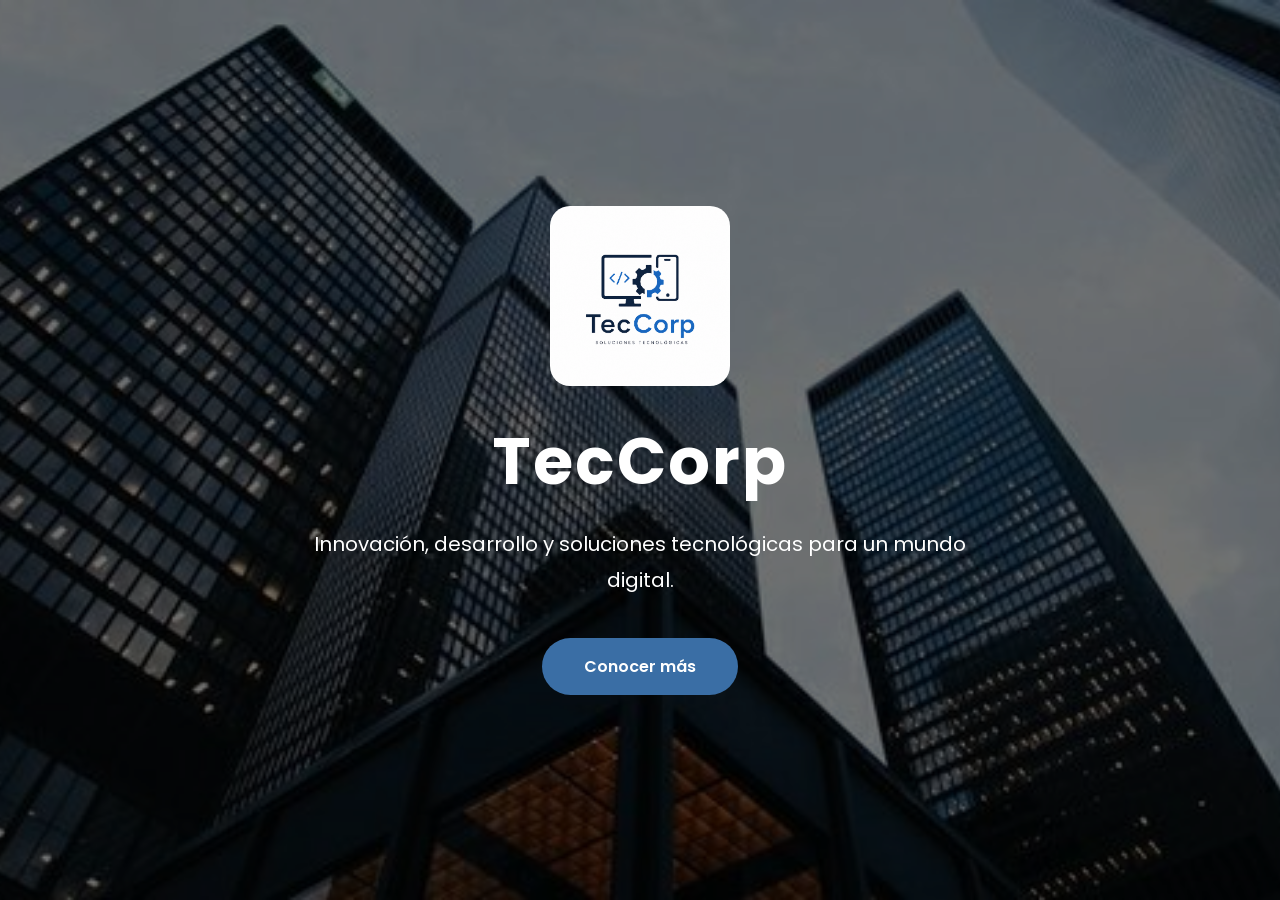
<file: index.html>
<!DOCTYPE html>
<html lang="es">

<head>

<meta charset="UTF-8">
<meta name="viewport" content="width=device-width, initial-scale=1.0">
<title>TecCorp</title>
<link rel="stylesheet" href="style1.css">
<link rel="preconnect" href="https://fonts.googleapis.com">
<link rel="preconnect" href="https://fonts.gstatic.com" crossorigin>
<link href="https://fonts.googleapis.com/css2?family=Poppins:wght@300;400;600;700&display=swap" rel="stylesheet">
<link rel="icon" type="image/png" href="img/logo.png">

</head>

<body>


<section class="hero">

<div class="overlay"></div>

<div class="contenido">
<img src="logo.png" class="logo-grande">
<h1>TecCorp</h1>
<p>Innovación, desarrollo y soluciones tecnológicas para un mundo digital.</p>
<a href="nosotros.html" class="boton">Conocer más</a>

</div>

</section>

</body>
</html>
</file>
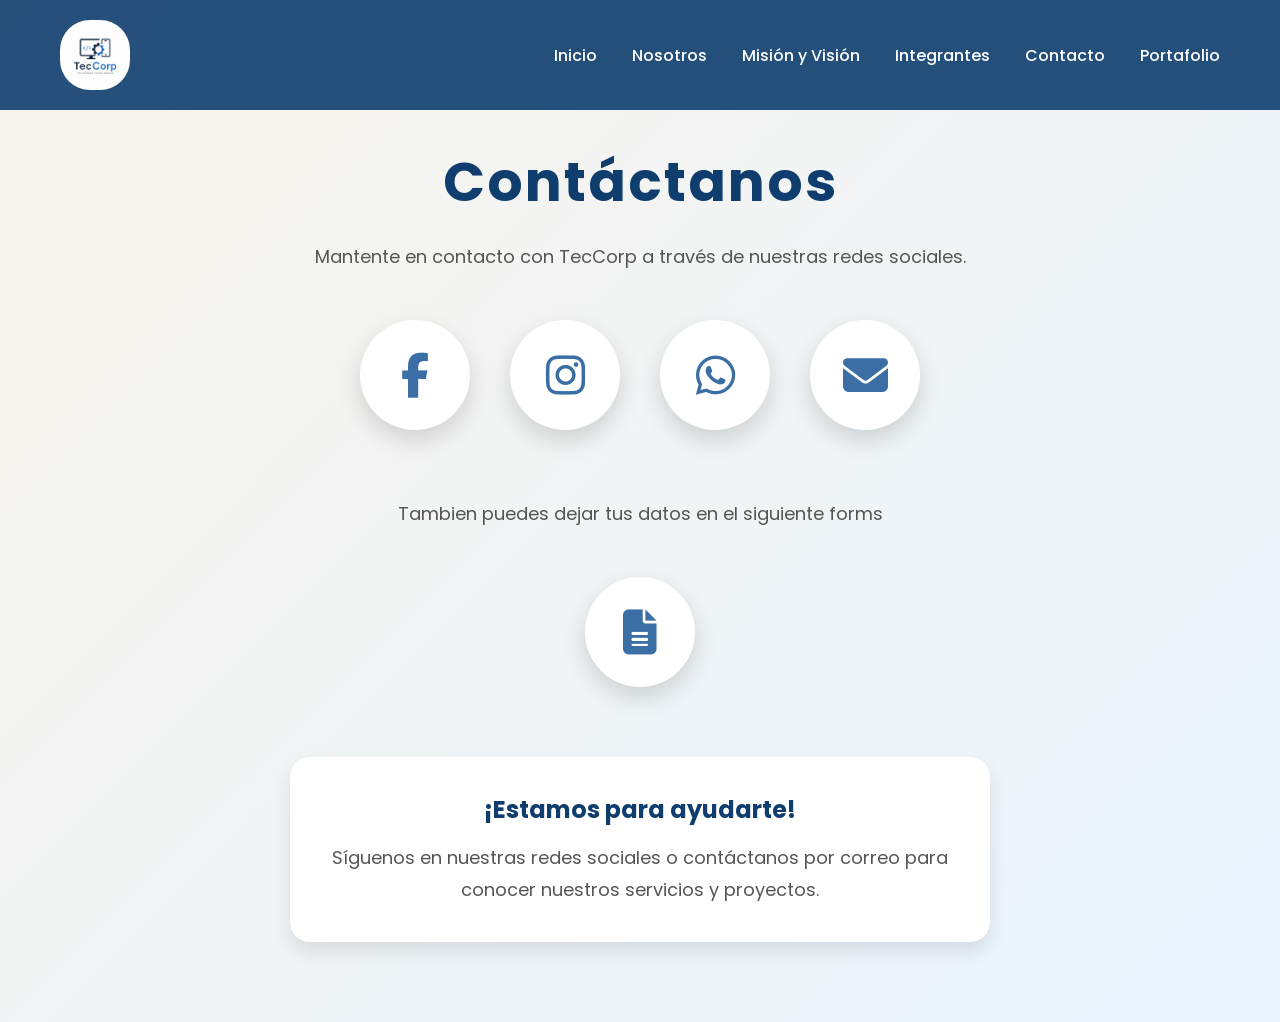
<file: contacto.html>
<!DOCTYPE html>
<html lang="es">

<head>

<meta charset="UTF-8">
<meta name="viewport" content="width=device-width, initial-scale=1.0">
<title>Contacto | TecCorp</title>
<link rel="stylesheet" href="style1.css">
<link rel="preconnect" href="https://fonts.googleapis.com">
<link rel="preconnect" href="https://fonts.gstatic.com" crossorigin>
<link href="https://fonts.googleapis.com/css2?family=Poppins:wght@300;400;600;700&display=swap" rel="stylesheet">
<link rel="stylesheet"
href="https://cdnjs.cloudflare.com/ajax/libs/font-awesome/6.6.0/css/all.min.css">

</head>

<body>
<header>

<nav>
<img src="logo.png" class="logo">

<ul>
<li><a href="index.html">Inicio</a></li>
<li><a href="nosotros.html">Nosotros</a></li>
<li><a href="mision.html">Misión y Visión</a></li>
<li><a href="integrantes.html">Integrantes</a></li>
<li><a href="contacto.html">Contacto</a></li>
<li><a href="portafolio.html">Portafolio</a></li>
</ul>

</nav>
</header>

<section class="contacto-tec">

<h1>Contáctanos</h1>
<p>Mantente en contacto con TecCorp a través de nuestras redes sociales.</p>
<div class="redes-tec">
<a href="https://www.facebook.com/profile.php?id=61592325255198&mibextid=ZbWKwL" target="_blank" class="circulo facebook"><i class="fab fa-facebook-f"></i></a>
<a href="https://www.instagram.com/tecorp2026?igsh=djgwOWx6c2Rrd3Bq" target="_blank" class="circulo instagram"><i class="fab fa-instagram"></i></a>
<a href="https://wa.me/qr/6DPXMBYLZWCMK1" target="_blank" class="circulo whatsapp"><i class="fab fa-whatsapp"></i></a>
<a href="mailto:teccorp.nvzqgmail.com" class="circulo correo"><i class="fas fa-envelope"></i></a>
</div>

<p>Tambien puedes dejar tus datos en el siguiente forms</p>
<div class="redes-tec">
<a href="https://forms.gle/UfutjAktffkUG2pbA" class="circulo forms"><i class="fas fa-file-lines"></i></a>
</div>

<div class="mensaje">
<h2>¡Estamos para ayudarte!</h2>
<p>Síguenos en nuestras redes sociales o contáctanos por correo para conocer nuestros servicios y proyectos.</p>
</div>
</section>

</body>
</html>
</file>
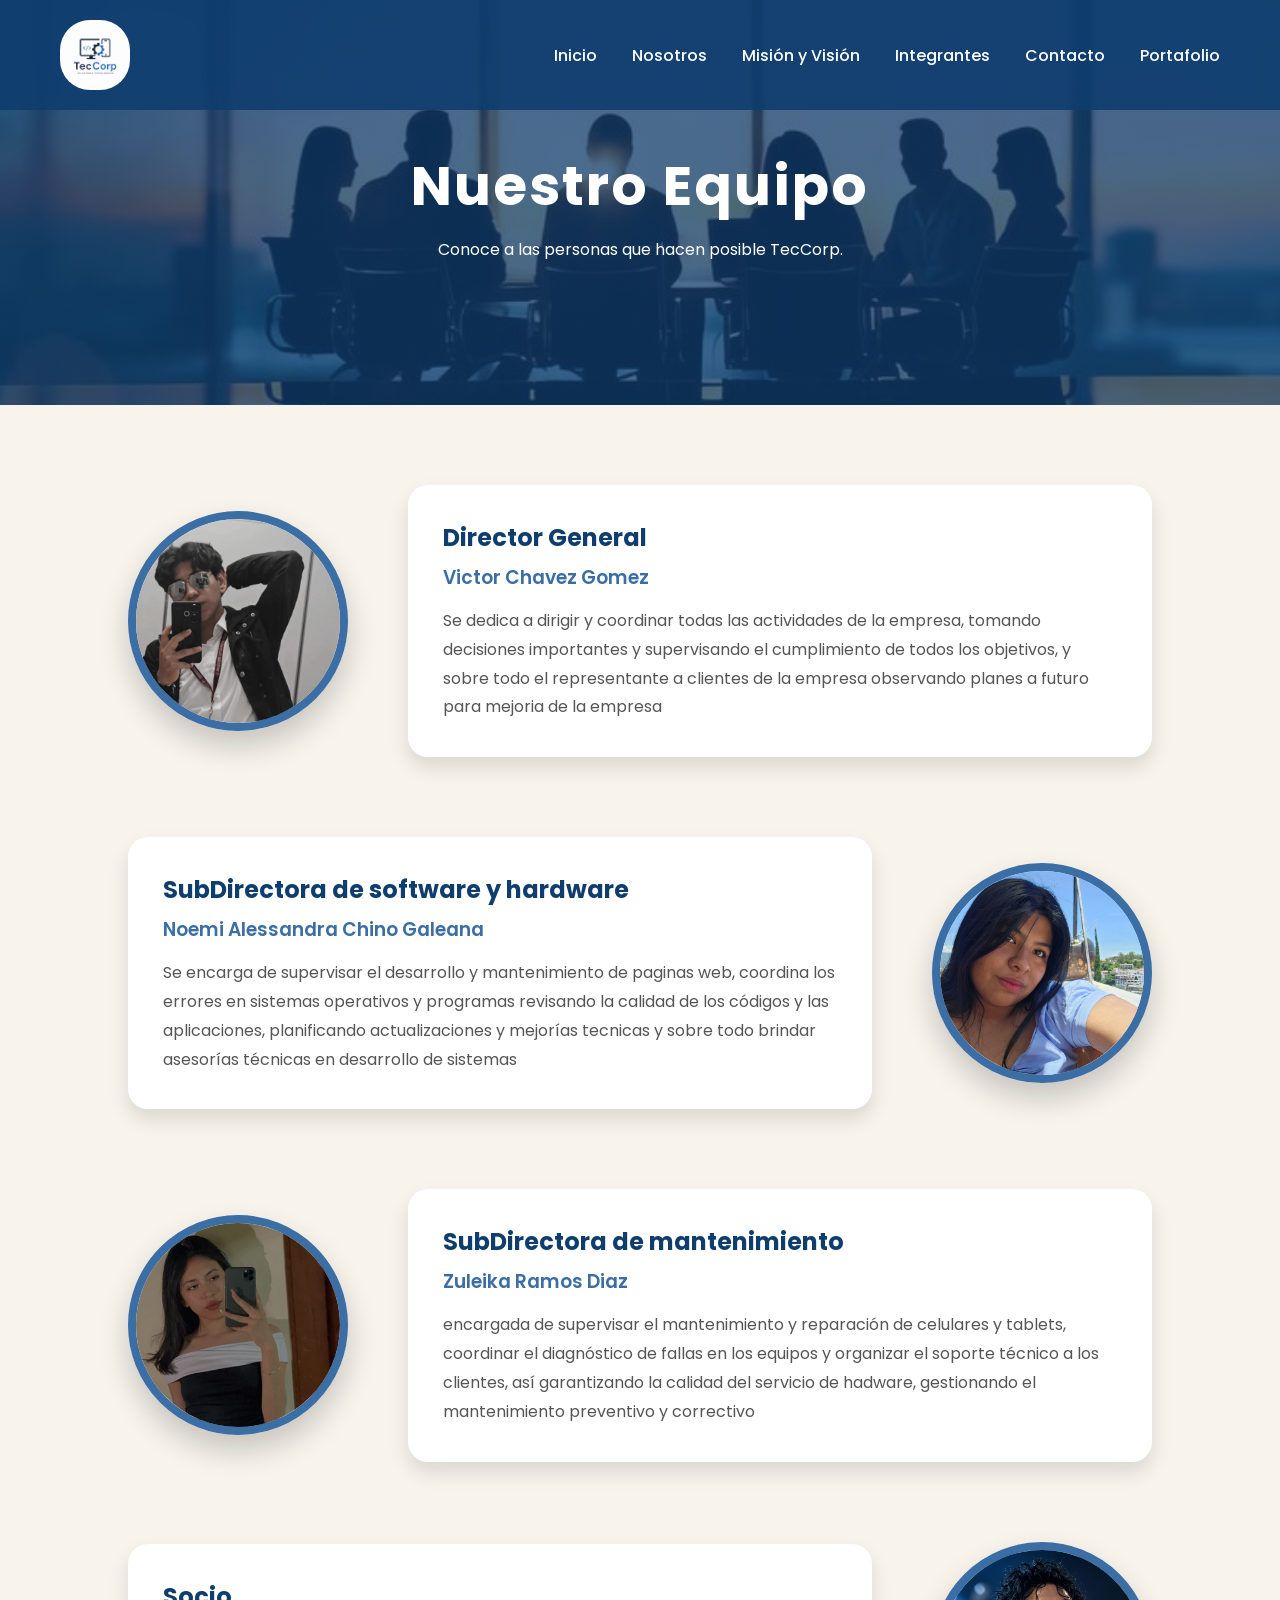
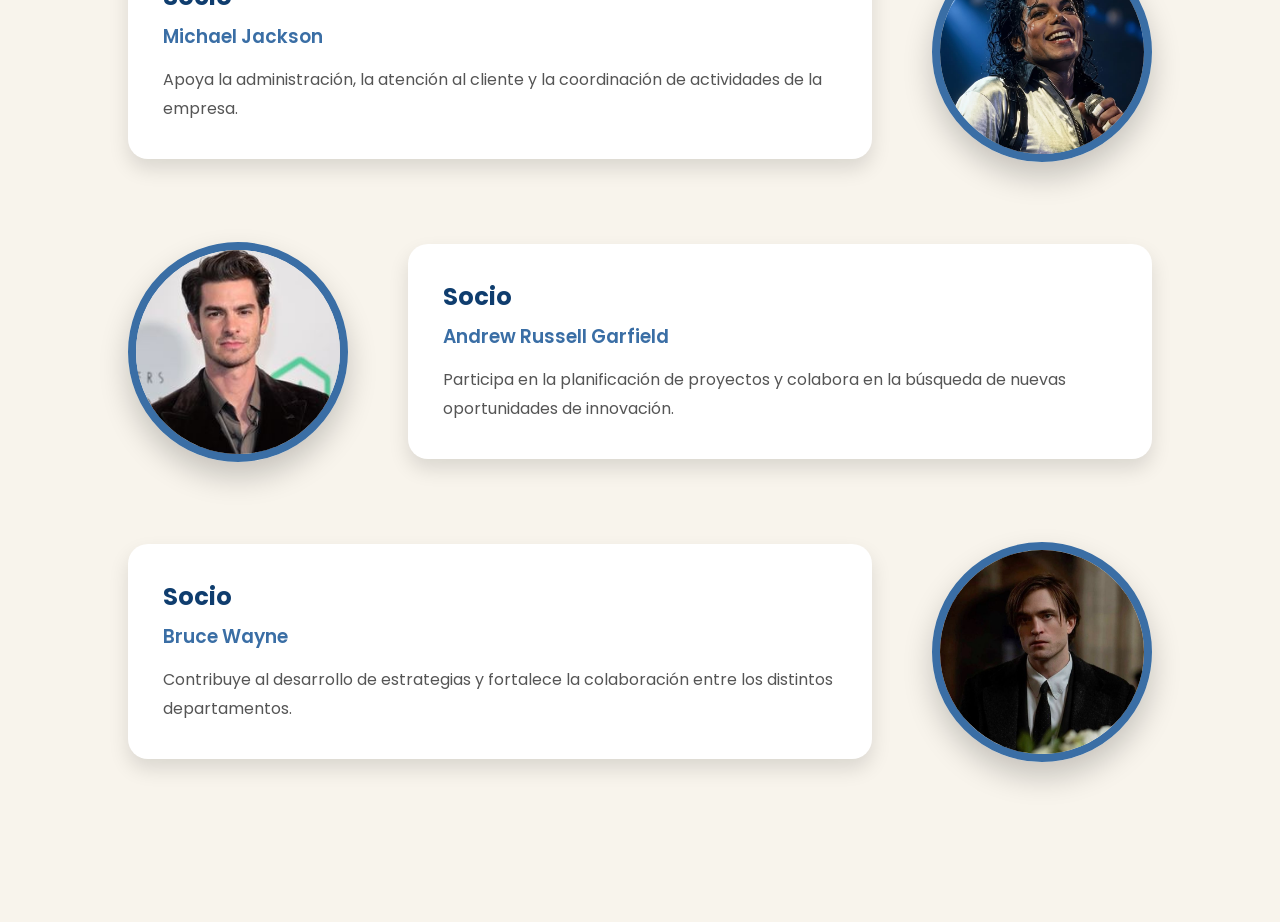
<file: integrantes.html>
<!DOCTYPE html>
<html lang="es">

<head>

<meta charset="UTF-8">
<meta name="viewport" content="width=device-width, initial-scale=1.0">
<title>Integrantes | TecCorp</title>
<link rel="stylesheet" href="style1.css">
<link href="https://fonts.googleapis.com/css2?family=Poppins:wght@300;400;600;700&display=swap" rel="stylesheet">

</head>

<body>
<header>

<nav>
<img src="logo.png" class="logo">

<ul>
<li><a href="index.html">Inicio</a></li>
<li><a href="nosotros.html">Nosotros</a></li>
<li><a href="mision.html">Misión y Visión</a></li>
<li><a href="integrantes.html">Integrantes</a></li>
<li><a href="contacto.html">Contacto</a></li>
<li><a href="portafolio.html">Portafolio</a></li>
</ul>

</nav>
</header>

<section class="banner-integrantes">
<div>
<h1>Nuestro Equipo</h1>
<p>Conoce a las personas que hacen posible TecCorp.</p>
</div>
</section>

<section class="equipo">

<div class="miembro">
<img src="victor.jpeg">
<div class="texto">
<h2>Director General</h2>
<h3>Victor Chavez Gomez</h3>
<p>
Se dedica a dirigir y coordinar todas las actividades de la empresa, tomando decisiones importantes y supervisando el cumplimiento de todos los objetivos, 
y sobre todo el representante a clientes de la empresa observando planes a futuro para mejoria de la empresa </p>
</div>
</div>

<div class="miembro reverse">
<img src="noemi.jpeg">
<div class="texto">
<h2>SubDirectora de software y hardware</h2>
<h3>Noemi Alessandra Chino Galeana </h3>
<p>
Se encarga de supervisar el desarrollo y mantenimiento de paginas web, coordina los errores en sistemas operativos y
programas  revisando la calidad de los códigos y las aplicaciones, planificando actualizaciones y mejorías tecnicas y sobre todo brindar asesorías técnicas en desarrollo de sistemas
</p>
</div>
</div>

<div class="miembro">
<img src="zule.jpeg">
<div class="texto">
<h2>SubDirectora de mantenimiento</h2>
<h3>Zuleika Ramos Diaz</h3>
<p>
encargada de supervisar el mantenimiento y reparación de celulares y tablets, coordinar el diagnóstico de fallas en los equipos y organizar el soporte técnico a los clientes, 
así garantizando la calidad del servicio de hadware, gestionando el mantenimiento preventivo y correctivo 
</p>
</div>
</div>

<div class="miembro reverse">
<img src="mj.jpg">
<div class="texto">
<h2>Socio</h2>
<h3>Michael Jackson</h3>
<p>Apoya la administración, la atención al cliente y la coordinación de actividades de la empresa.</p>
</div>
</div>

<div class="miembro">
<img src="andrew.jpg">
<div class="texto">
<h2>Socio</h2>
<h3>Andrew Russell Garfield</h3>
<p>Participa en la planificación de proyectos y colabora en la búsqueda de nuevas oportunidades de innovación.</p>
</div>
</div>

<div class="miembro reverse">
<img src="bruce.jpg">
<div class="texto">
<h2>Socio</h2>
<h3>Bruce Wayne</h3>
<p>Contribuye al desarrollo de estrategias y fortalece la colaboración entre los distintos departamentos.</p>
</div>
</div>

</section>

</body>
</html>
</file>
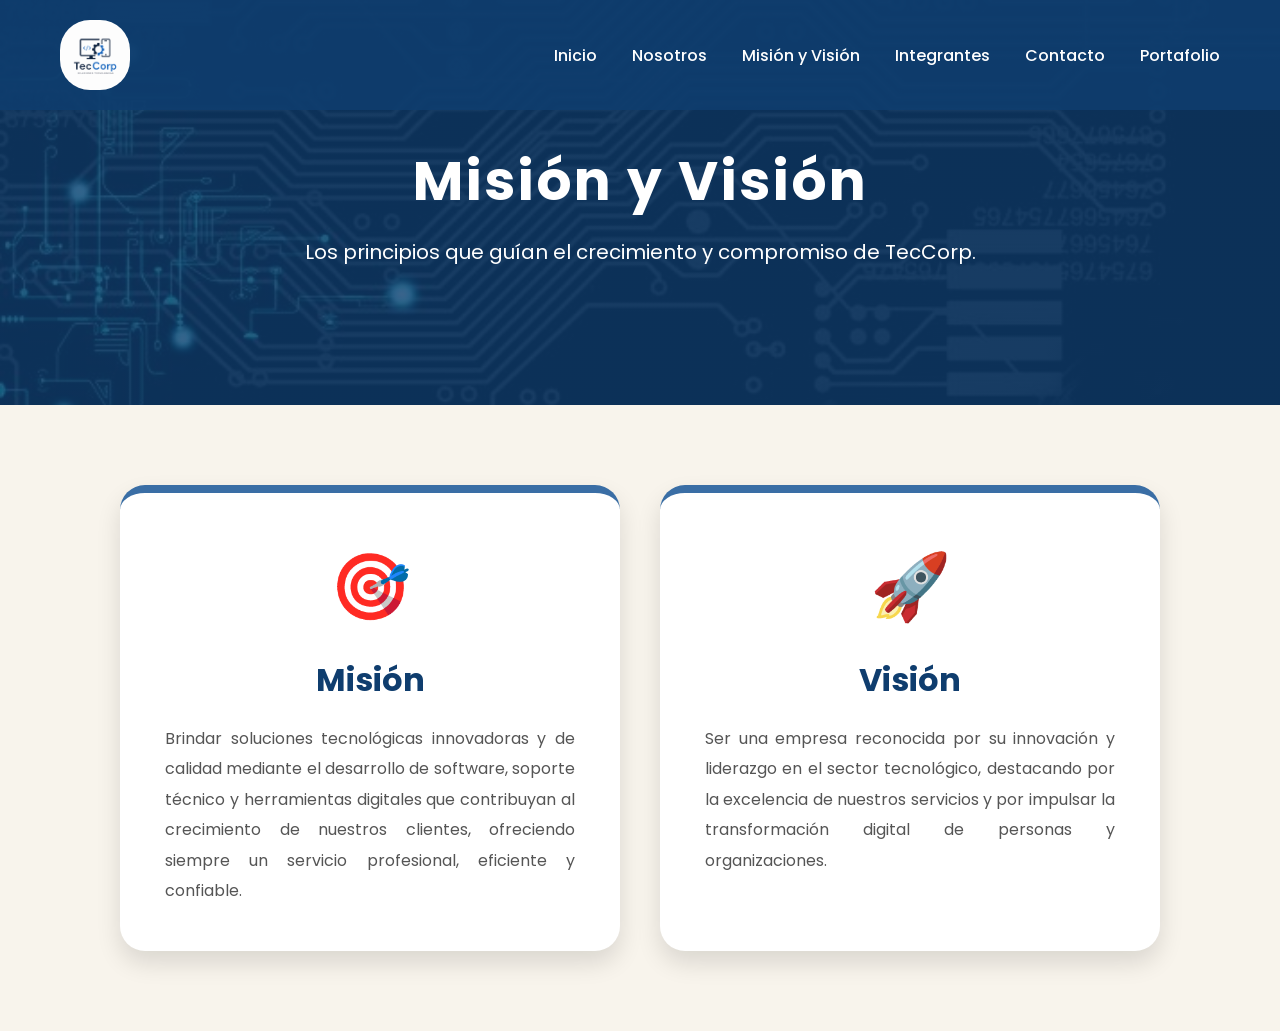
<file: mision.html>
<!DOCTYPE html>
<html lang="es">

<head>

<meta charset="UTF-8">
<meta name="viewport" content="width=device-width, initial-scale=1.0">
<title>Misión y Visión | TecCorp</title>
<link rel="stylesheet" href="style1.css">
<link rel="preconnect" href="https://fonts.googleapis.com">
<link rel="preconnect" href="https://fonts.gstatic.com" crossorigin>
<link href="https://fonts.googleapis.com/css2?family=Poppins:wght@300;400;600;700&display=swap" rel="stylesheet">
<link rel="icon" type="image/png" href="img/logo.png">

</head>

<body>

<header>
<nav>

<img src="logo.png" class="logo">

<ul>
<li><a href="index.html">Inicio</a></li>
<li><a href="nosotros.html">Nosotros</a></li>
<li><a href="mision.html">Misión y Visión</a></li>
<li><a href="integrantes.html">Integrantes</a></li>
<li><a href="contacto.html">Contacto</a></li>
<li><a href="portafolio.html">Portafolio</a></li>
</ul>

</nav>
</header>

<section class="banner-mv">
<div class="banner-texto">
<h1>Misión y Visión</h1>
<p>Los principios que guían el crecimiento y compromiso de TecCorp.</p>
</div>
</section>

<section class="mision-vision">

<div class="mv-card">
<div class="mv-icono">🎯</div>
<h2>Misión</h2>
<p>Brindar soluciones tecnológicas innovadoras y de calidad mediante el desarrollo de software, soporte técnico y herramientas digitales que contribuyan al crecimiento de nuestros clientes, ofreciendo siempre un servicio profesional, eficiente y confiable.</p>
</div>

<div class="mv-card">
<div class="mv-icono">🚀</div>
<h2>Visión</h2>
<p>Ser una empresa reconocida por su innovación y liderazgo en el sector tecnológico, destacando por la excelencia de nuestros servicios y por impulsar la transformación digital de personas y organizaciones.</p>
</div>

</section>

</body>
</html>
</file>
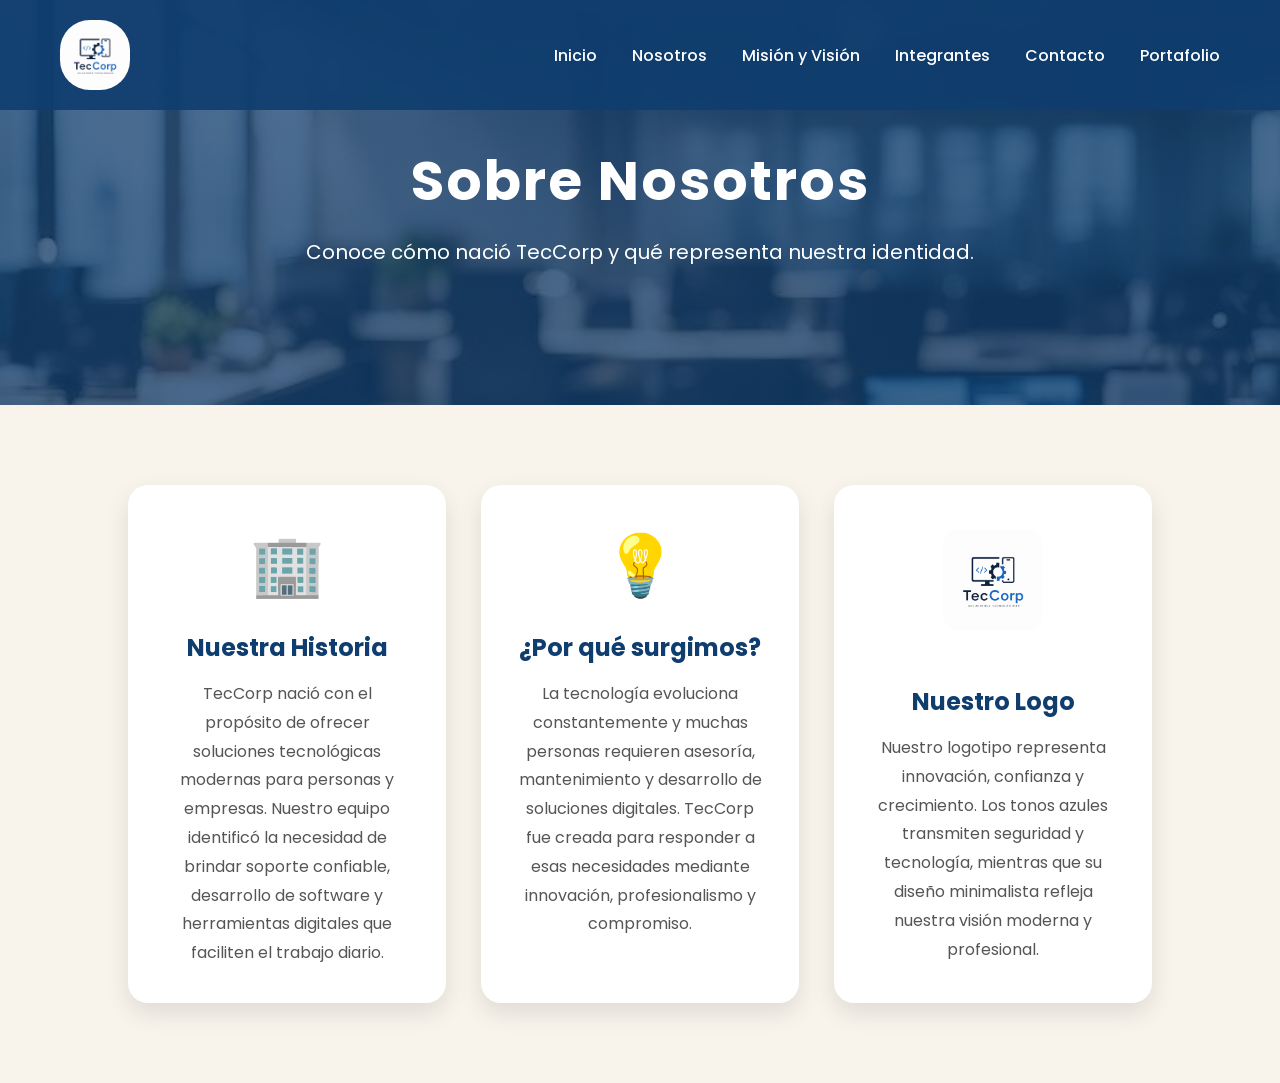
<file: nosotros.html>
<!DOCTYPE html>
<html lang="es">

<head>

<meta charset="UTF-8">
<meta name="viewport" content="width=device-width, initial-scale=1.0">
<title>Nosotros | TecCorp</title>
<link rel="stylesheet" href="style1.css">
<link rel="preconnect" href="https://fonts.googleapis.com">
<link rel="preconnect" href="https://fonts.gstatic.com" crossorigin>
<link href="https://fonts.googleapis.com/css2?family=Poppins:wght@300;400;600;700&display=swap" rel="stylesheet">
<link rel="icon" type="image/png" href="img/logo.png">

</head>

<body>

<header>
<nav>

<img src="logo.png" class="logo">

<ul>
<li><a href="index.html">Inicio</a></li>
<li><a href="nosotros.html">Nosotros</a></li>
<li><a href="mision.html">Misión y Visión</a></li>
<li><a href="integrantes.html">Integrantes</a></li>
<li><a href="contacto.html">Contacto</a></li>
<li><a href="portafolio.html">Portafolio</a></li>
</ul>

</nav>
</header>


<section class="banner-nosotros">

<div class="banner-texto">
<h1>Sobre Nosotros</h1>
<p>Conoce cómo nació TecCorp y qué representa nuestra identidad.</p>
</div>

</section>


<section class="nosotros">

<div class="card">
<div class="icono">🏢</div>
<h2>Nuestra Historia</h2>
<p>TecCorp nació con el propósito de ofrecer soluciones tecnológicas modernas para personas y empresas. Nuestro equipo identificó la necesidad de brindar soporte confiable, desarrollo de software y herramientas digitales que faciliten el trabajo diario.</p>
</div>

<div class="card">

<div class="icono">💡</div>
<h2>¿Por qué surgimos?</h2>
<p>La tecnología evoluciona constantemente y muchas personas requieren asesoría, mantenimiento y desarrollo de soluciones digitales. TecCorp fue creada para responder a esas necesidades mediante innovación, profesionalismo y compromiso.</p>
</div>

<div class="card">

<div class="icono">
<img src="logo.png" class="mini-logo">

</div>
<h2>Nuestro Logo</h2>
<p>Nuestro logotipo representa innovación, confianza y crecimiento. Los tonos azules transmiten seguridad y tecnología, mientras que su diseño minimalista refleja nuestra visión moderna y profesional.</p>
</div>

</section>

</body>
</html>
</file>
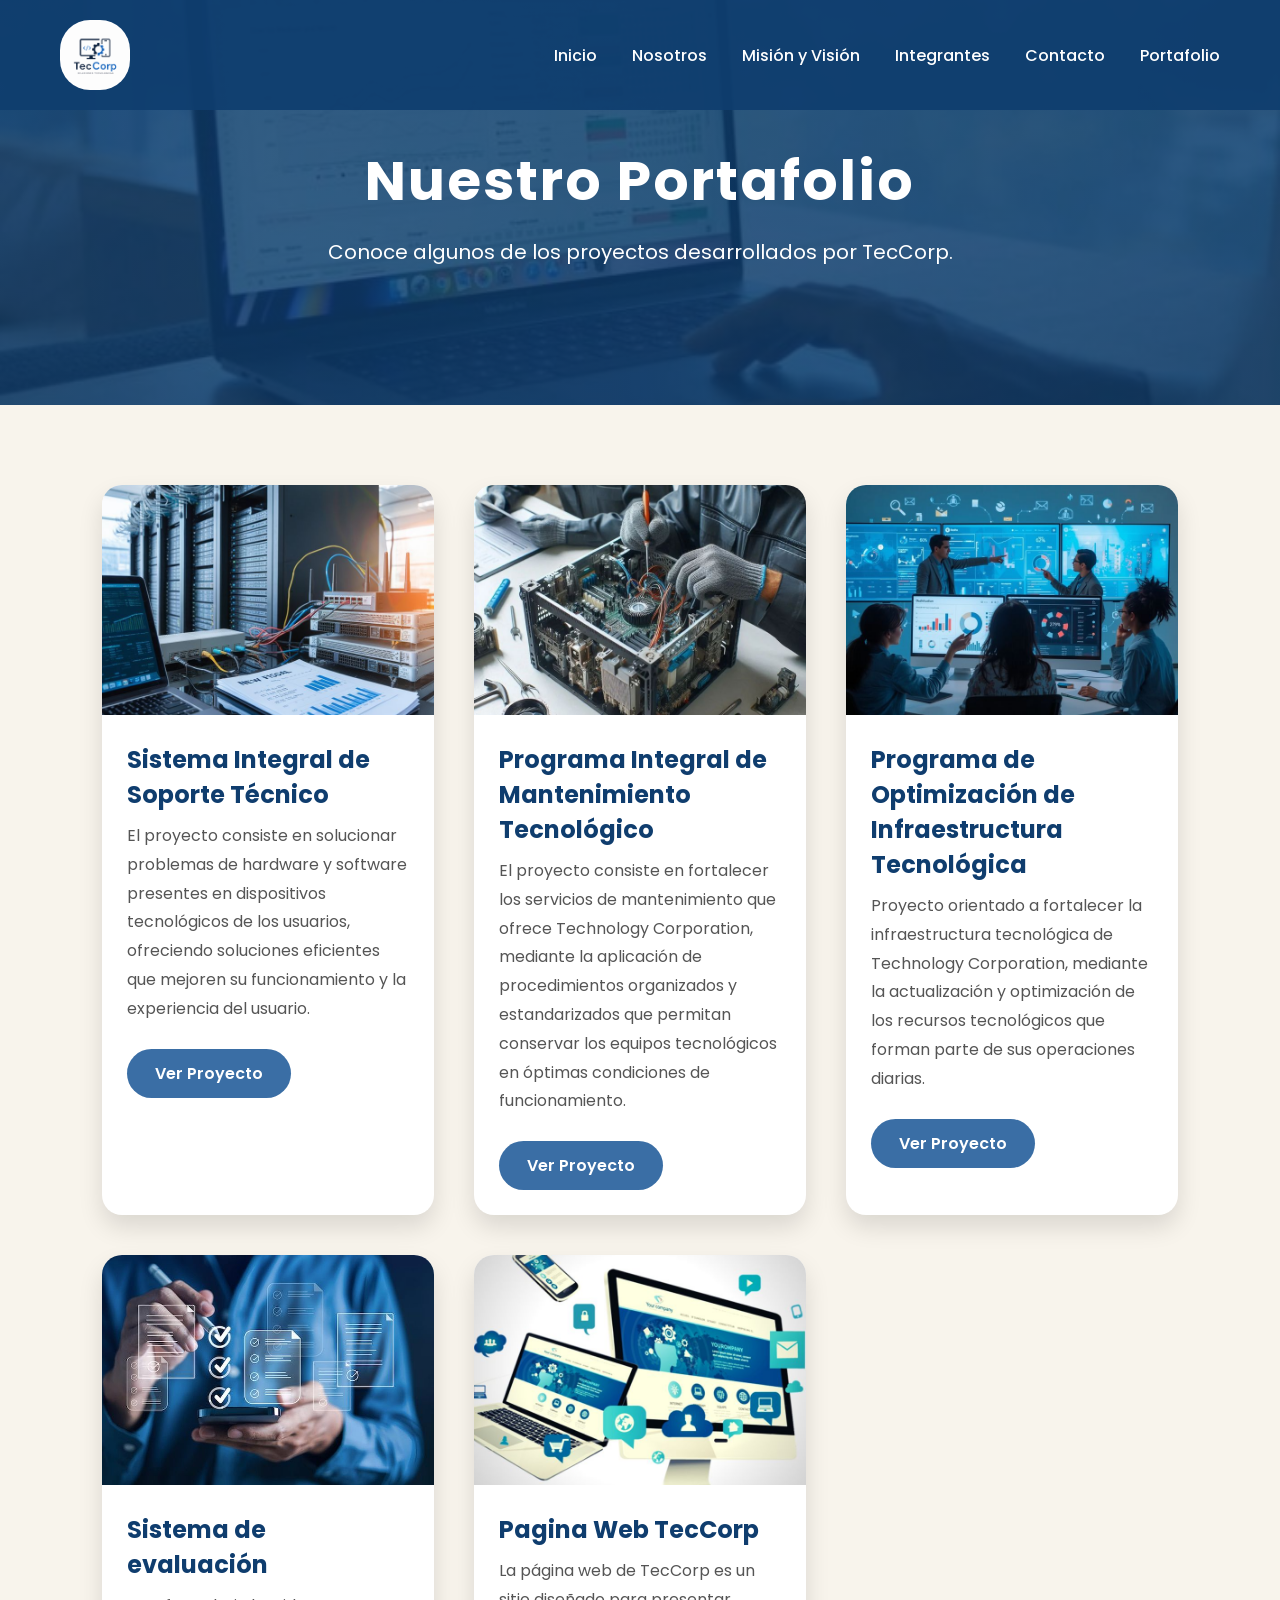
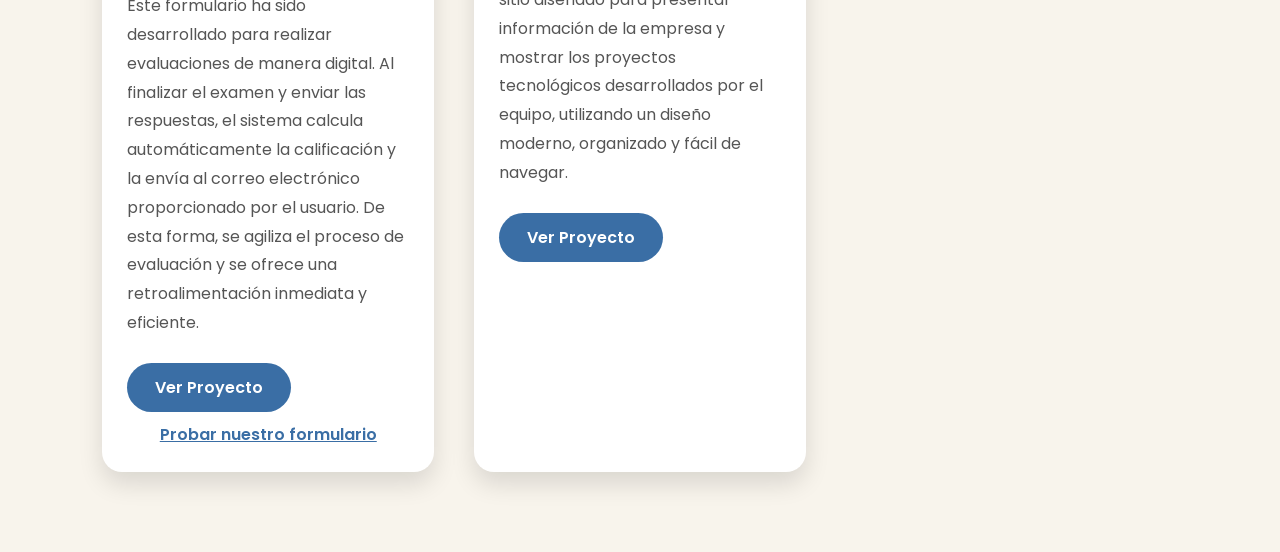
<file: portafolio.html>
<!DOCTYPE html>
<html lang="es">

<head>

<meta charset="UTF-8">
<meta name="viewport" content="width=device-width, initial-scale=1.0">
<title>Portafolio | TecCorp</title>
<link rel="stylesheet" href="style1.css">
<link href="https://fonts.googleapis.com/css2?family=Poppins:wght@300;400;600;700&display=swap" rel="stylesheet">

</head>

<body>
<header>
<nav>
<img src="logo.png" class="logo">

<ul>
<li><a href="index.html">Inicio</a></li>
<li><a href="nosotros.html">Nosotros</a></li>
<li><a href="mision.html">Misión y Visión</a></li>
<li><a href="integrantes.html">Integrantes</a></li>
<li><a href="contacto.html">Contacto</a></li>
<li><a href="portafolio.html">Portafolio</a></li>
</ul>

</nav>
</header>

<section class="banner-portafolio">
<div>
<h1>Nuestro Portafolio</h1>
<p>Conoce algunos de los proyectos desarrollados por TecCorp.</p>
</div>
</section>

<section class="portafolio">

<div class="proyecto">
<img src="proyecto1.jpg">
<h2>Sistema Integral de Soporte Técnico</h2>
<p>El proyecto consiste en solucionar problemas de hardware y software presentes en dispositivos tecnológicos de los usuarios, ofreciendo soluciones eficientes 
que mejoren su funcionamiento y la experiencia del usuario. 
</p>
<a href="proyecto1.pdf" target="_blank">Ver Proyecto</a>
</div>

<div class="proyecto">
<img src="proyecto2.jpg">
<h2>Programa Integral de Mantenimiento Tecnológico </h2>
<p>El proyecto consiste en fortalecer los servicios de mantenimiento que ofrece Technology Corporation, mediante la aplicación de procedimientos organizados y 
    estandarizados que permitan conservar los equipos tecnológicos en óptimas condiciones de funcionamiento.</p>
<a href="proyecto2.pdf" target="_blank">Ver Proyecto</a>
</div>

<div class="proyecto">
<img src="proyecto3.jpg">
<h2>Programa de Optimización de Infraestructura Tecnológica </h2>
<p>Proyecto orientado a fortalecer la infraestructura tecnológica de Technology Corporation, mediante la actualización y optimización de los recursos 
tecnológicos que forman parte de sus operaciones diarias.</p>
<a href="proyecto3.pdf" target="_blank">Ver Proyecto</a>
</div>

<div class="proyecto">
<img src="proyecto4.jpg" alt="Sistema de evaluación">
<h2>Sistema de evaluación</h2>
<p>Este formulario ha sido desarrollado para realizar evaluaciones de manera digital. Al finalizar el examen y enviar las respuestas, el sistema calcula automáticamente la 
calificación y la envía al correo electrónico proporcionado por el usuario. De esta forma, se agiliza el proceso de evaluación y se ofrece una retroalimentación inmediata y eficiente.</p>
<a href="proyecto4.pdf" target="_blank" class="boton">Ver Proyecto</a>
<a href="https://forms.gle/GS21LMfi63QtYgDg8" target="_blank" class="link-formulario">Probar nuestro formulario</a>
</div>

<div class="proyecto">
<img src="proyecto5.jpg">
<h2>Pagina Web TecCorp</h2>
<p>La página web de TecCorp es un sitio diseñado para presentar información de la empresa y mostrar los proyectos tecnológicos desarrollados por el equipo, 
    utilizando un diseño moderno, organizado y fácil de navegar. </p>
<a href="proyecto5.pdf" target="_blank">Ver Proyecto</a>
</div>    
</section>
</body>
</html>
</file>
<file: style1.css>
*{
margin:0;
padding:0;
box-sizing:border-box;
font-family:'Poppins',sans-serif;
}
body{
background:#F8F4EC;
}
nav{
position:fixed;
width:100%;
display:flex;
justify-content:space-between;
align-items:center;
padding:20px 60px;
background:rgba(15,61,110,.90);
z-index:1000;
}
.logo{
width:70px;
border-radius: 30px;
}
nav ul{
display:flex;
list-style:none;
gap:35px;
}
nav a{
text-decoration:none;
color:white;
font-weight:500;
transition:.3s;
}
nav a:hover{
color:#9FD8FF;
}
.hero{
height:100vh; 
background:url("fondo.jpg") center center/cover;
position:relative;
display:flex;
justify-content:center;
align-items:center;
text-align:center;
}
.overlay{
position:absolute;
top:0;
left:0;
width:100%;
height:100%;
background:rgba(0,0,0,.55);
}
.contenido{
position:relative;
z-index:10;
color:white;
max-width:700px;
padding:20px;
}
.logo-grande{
width:180px;
margin-bottom:20px;
transition:.4s;
border-radius: 20px;
}
.logo-grande:hover{
transform:scale(1.08);
}
h1{
font-size:65px;
letter-spacing:2px;
margin-bottom:15px;
}
.contenido p{
font-size:20px;
line-height:1.8;
margin-bottom:40px;
}
.boton{
display:inline-block;
padding:16px 42px;
background:#3A6EA5;
color:white;
text-decoration:none;
border-radius:50px;
font-weight:600;
transition:.4s;
}
.boton:hover{
background:#5B8BC4;
transform:translateY(-5px);
box-shadow:0 15px 25px rgba(0,0,0,.30);
}
.banner-nosotros{
height:45vh;
background:linear-gradient(rgba(15,61,110,.75),rgba(15,61,110,.75)), url("oficina.jpg");
background-size:cover;
background-position:center;
display:flex;
justify-content:center;
align-items:center;
text-align:center;
color:white;
}
.banner-texto h1{
font-size:55px;
margin-bottom:15px;
}
.banner-texto p{
font-size:20px;
}
.nosotros{
padding:80px 10%;
display:grid;
grid-template-columns:repeat(auto-fit,minmax(300px,1fr));
gap:35px;
background:#F8F4EC;
}
.card{
background:white;
padding:35px;
border-radius:20px;
text-align:center;
box-shadow:0 10px 25px rgba(0,0,0,.10);
transition:.35s;
}
.card:hover{
transform:translateY(-10px);
box-shadow:0 18px 35px rgba(0,0,0,.18);
}
.icono{
font-size:60px;
margin-bottom:20px;
}
.card h2{
color:#0F3D6E;
margin-bottom:15px;
}
.card p{
line-height:1.8;
color:#555;
}
.mini-logo{
width:100px;
border-radius: 15px;
border-color: #555;
margin: 10px;
}
.banner-mv{
height:45vh;
background:linear-gradient(rgba(15,61,110,.80),rgba(15,61,110,.80)), url("tecnologia.jpg");
background-size:cover;
background-position:center;
display:flex;
justify-content:center;
align-items:center;
text-align:center;
color:white;
}
.banner-mv h1{
font-size:55px;
margin-bottom:15px;
}
.banner-mv p{
font-size:20px;
}
.mision-vision{
display:flex;
justify-content:center;
align-items:stretch;
gap:40px;
padding:80px 8%;
flex-wrap:wrap;
background:#F8F4EC;
}
.mv-card{
flex:1;
min-width:320px;
max-width:500px;
background:white;
padding:45px;
border-radius:25px;
box-shadow:0 12px 25px rgba(0,0,0,.12);
text-align:center;
transition:.35s;
border-top:8px solid #3A6EA5;
}
.mv-card:hover{
transform:translateY(-12px);
box-shadow:0 20px 35px rgba(0,0,0,.18);
background:#F7FBFF;
}
.mv-icono{
font-size:65px;
margin-bottom:20px;
}
.mv-card h2{
color:#0F3D6E;
margin-bottom:20px;
font-size:32px;
}
.mv-card p{
line-height:1.9;
color:#555;
text-align:justify;
}
.banner-integrantes{
height:45vh;
background:linear-gradient(rgba(15,61,110,.75),rgba(15,61,110,.75)), url("equipo.jpg");
background-size:cover;
background-position:center;
display:flex;
justify-content:center;
align-items:center;
text-align:center;
color:white;
}
.banner-integrantes h1{
font-size:55px;
margin-bottom:10px;
}
.equipo{
padding:80px 10%;
background:#F8F4EC;
}
.miembro{
display:flex;
align-items:center;
gap:60px;
margin-bottom:80px;
}
.reverse{
flex-direction:row-reverse;
}
.miembro img{
width:220px;
height:220px;
border-radius:50%;
object-fit:cover;
border:8px solid #3A6EA5;
box-shadow:0 15px 30px rgba(0,0,0,.20);
transition:.4s;
}
.miembro img:hover{
transform:scale(1.08);
}
.texto{
background:white;
padding:35px;
border-radius:20px;
box-shadow:0 10px 20px rgba(0,0,0,.12);
flex:1;
}
.texto h2{
color:#0F3D6E;
margin-bottom:8px;
}
.texto h3{
margin-bottom:15px;
color:#3A6EA5;
font-weight:600;
}
.texto p{
line-height:1.8;
color:#555;
}
@media(max-width:900px){
.miembro,.reverse{
flex-direction:column;
text-align:center;
}
}
.contacto-tec{
min-height:100vh;
padding:140px 10% 80px;
background:linear-gradient(135deg,#F8F4EC,#EAF4FF);
text-align:center;
}
.contacto-tec h1{
font-size:55px;
color:#0F3D6E;
margin-bottom:20px;
}
.contacto-tec p{
font-size:18px;
color:#555;
margin-bottom:50px;
}
.redes-tec{
display:flex;
justify-content:center;
flex-wrap:wrap;
gap:40px;
margin-bottom:70px;
}
.circulo{
width:110px;
height:110px;
border-radius:50%;
background:white;
display:flex;
justify-content:center;
align-items:center;
text-decoration:none;
color:#3A6EA5;
font-size:45px;
box-shadow:0 10px 25px rgba(0,0,0,.15);
transition:.35s;
}
.circulo:hover{
transform:translateY(-10px) scale(1.1);
color:white;
}
.facebook:hover{
background:linear-gradient(45deg, #1877f2,#5B8BC4,#8da7c6);
}
.instagram:hover{
background:linear-gradient(45deg,#FEDA75,#FA7E1E,#D62976,#962FBF,#4F5BD5);
}
.tiktok:hover{
background:linear-gradient(45deg,#000,#2a2929,#636262);
}
.whatsapp:hover{
background:linear-gradient(45deg,#25D366,#6cda94,#b6e3c6);
}
.correo:hover{
background:linear-gradient(45deg,#E74C3C,#d8675a,#ec9393);
}
.forms:hover{
background:linear-gradient(45deg,#8f3ce7,#a366e4,#c9a2f2);
}
.mensaje{
max-width:700px;
margin:auto;
background:white;
padding:35px;
border-radius:20px;
box-shadow:0 10px 20px rgba(0,0,0,.10);
}
.mensaje h2{
color:#0F3D6E;
margin-bottom:15px;
}
.mensaje p{
margin:0;
line-height:1.8;
}
.banner-portafolio{
height:45vh;
background:linear-gradient(rgba(15,61,110,.80),rgba(15,61,110,.80)), url("portafolio.jpg");
background-size:cover;
background-position:center;
display:flex;
justify-content:center;
align-items:center;
text-align:center;
color:white;
}
.banner-portafolio h1{
font-size:55px;
margin-bottom:15px;
}
.banner-portafolio p{
font-size:20px;
}
.portafolio{
padding:80px 8%;
display:grid;
grid-template-columns:repeat(auto-fit,minmax(320px,1fr));
gap:40px;
background:#F8F4EC;
}
.proyecto{
background:white;
border-radius:20px;
overflow:hidden;
box-shadow:0 12px 25px rgba(0,0,0,.12);
transition:.35s;
}
.proyecto:hover{
transform:translateY(-10px);
box-shadow:0 20px 35px rgba(0,0,0,.20);
}
.proyecto img{
width:100%;
height:230px;
object-fit:cover;
transition:.35s;
}
.proyecto:hover img{
transform:scale(1.05);
}
.proyecto h2{
padding:20px 25px 10px;
color:#0F3D6E;
}
.proyecto p{
padding:0 25px;
line-height:1.8;
color:#555;
min-height:120px;
}
.proyecto a{
display:inline-block;
margin:25px;
padding:12px 28px;
background:#3A6EA5;
color:white;
text-decoration:none;
border-radius:30px;
font-weight:600;
transition:.3s;
}
.proyecto a:hover{
background:#0F3D6E;
}
.link-formulario{
    display:block;
    margin-top:18px;
    text-align:center;
    color:#2f6db5;
    font-weight:600;
    text-decoration:none;
}
.link-formulario:hover{
    text-decoration:underline;
    color:#1f4d85;
}
.proyecto .boton{
    display:inline-block;
    margin:25px 25px 10px;
    padding:12px 28px;
    background:#3A6EA5;
    color:white;
    text-decoration:none;
    border-radius:30px;
    font-weight:600;
    transition:.3s;
}

.proyecto .boton:hover{
    background:#0F3D6E;
}
.proyecto .link-formulario{
    display:block;
    margin:0 25px 25px;
    padding:0;
    background:none;
    color:#3A6EA5;
    text-decoration:underline;
    border-radius:0;
    font-weight:600;
}
.proyecto .link-formulario:hover{
    background:none;
    color:#0F3D6E;
}
</file>
